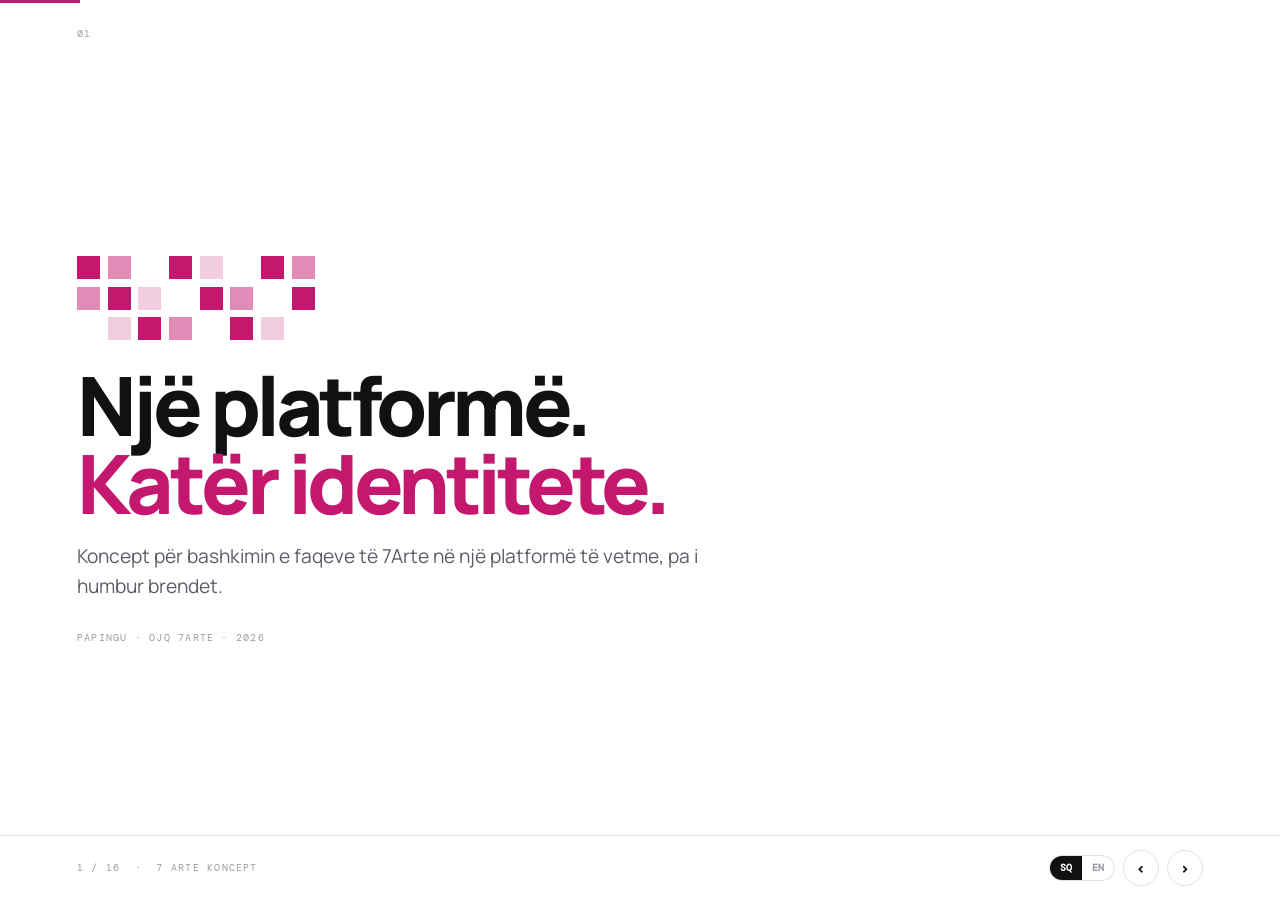
<file: presentation/index.html>
<!DOCTYPE html>
<html lang="sq">
<head>
<meta charset="utf-8">
<meta name="viewport" content="width=device-width, initial-scale=1">
<title>7 Arte — Koncepti i platformës</title>
<link rel="icon" href="../favicon.svg" type="image/svg+xml">
<link rel="preconnect" href="https://fonts.googleapis.com">
<link rel="preconnect" href="https://fonts.gstatic.com" crossorigin>
<link href="https://fonts.googleapis.com/css2?family=DM+Mono:wght@400;500&family=Manrope:wght@300;400;500;600;800&display=swap" rel="stylesheet">
<style>
*{margin:0;padding:0;box-sizing:border-box}
:root{--c:#C4186F;--c2:#FBEAF3;--ink:#111114;--ink2:#5C5C66;--mute:#9A9AA4;--ln:rgba(17,17,20,.12);--soft:#F4F4F6;
--sans:'Manrope',sans-serif;--mono:'DM Mono',monospace;--e:cubic-bezier(.16,1,.3,1)}
body{background:#fff;color:var(--ink);font-family:var(--sans);-webkit-font-smoothing:antialiased;overflow:hidden;height:100vh}
button{font-family:inherit;cursor:pointer}
.deck{height:100vh;position:relative}
.s{position:absolute;inset:0;padding:clamp(28px,6vh,72px) clamp(24px,6vw,110px);display:none;flex-direction:column;justify-content:center;overflow-y:auto}
.s.on{display:flex;animation:in .5s var(--e) both}
@keyframes in{from{opacity:0;transform:translateY(16px)}to{opacity:1;transform:none}}
.num{position:absolute;top:clamp(20px,3vh,34px);left:clamp(24px,6vw,110px);font-family:var(--mono);font-size:10px;letter-spacing:.16em;color:var(--mute)}
.kick{display:flex;align-items:center;gap:12px;font-family:var(--mono);font-size:10.5px;letter-spacing:.14em;text-transform:uppercase;color:var(--mute);margin-bottom:clamp(14px,2.4vh,26px)}
.pix{display:flex;gap:4px}
.pix i{width:9px;height:9px;background:var(--c);display:block}
.pix i:nth-child(2){opacity:.6}.pix i:nth-child(3){opacity:.35}.pix i:nth-child(4){opacity:.15}
h1{font-size:clamp(34px,6.4vw,92px);font-weight:800;line-height:.95;letter-spacing:-.055em}
h1 em{font-style:normal;color:var(--c)}
h2{font-size:clamp(26px,3.9vw,56px);font-weight:800;line-height:1;letter-spacing:-.05em;max-width:22ch}
h2 em{font-style:normal;color:var(--c)}
p.l{font-size:clamp(14.5px,1.5vw,21px);line-height:1.58;color:var(--ink2);max-width:56ch;margin-top:clamp(12px,2vh,22px)}
ul{list-style:none;margin-top:clamp(14px,2.4vh,28px);max-width:70ch}
li{font-size:clamp(14px,1.35vw,18.5px);line-height:1.5;padding:11px 0 11px 30px;border-bottom:1px solid var(--ln);position:relative;color:var(--ink2)}
li::before{content:"";position:absolute;left:0;top:18px;width:9px;height:9px;background:var(--c)}
li b{color:var(--ink);font-weight:700}
.cols{display:grid;gap:clamp(14px,2vw,30px);margin-top:clamp(14px,2.4vh,28px)}
.c2{grid-template-columns:1fr 1fr}.c3{grid-template-columns:repeat(3,1fr)}.c4{grid-template-columns:repeat(4,1fr)}
@media(max-width:800px){.c2,.c3,.c4{grid-template-columns:1fr}}
.bx{border:1px solid var(--ln);border-radius:14px;padding:clamp(16px,2vw,26px)}
.bx h3{font-size:clamp(16px,1.6vw,21px);font-weight:800;letter-spacing:-.03em;margin-bottom:8px}
.bx p{font-size:clamp(12.5px,1.15vw,15px);line-height:1.55;color:var(--ink2)}
.bx .t{font-family:var(--mono);font-size:9px;letter-spacing:.14em;color:var(--c);text-transform:uppercase;margin-bottom:10px}
.bx.fill{background:var(--c2);border-color:transparent}
.big{font-size:clamp(34px,4.4vw,62px);font-weight:800;letter-spacing:-.055em;line-height:1;color:var(--c)}
.big+span{font-family:var(--mono);font-size:9.5px;letter-spacing:.13em;color:var(--mute);text-transform:uppercase;display:block;margin-top:8px}
table{width:100%;border-collapse:collapse;margin-top:clamp(12px,2.2vh,24px);font-size:clamp(12.5px,1.15vw,15.5px)}
th,td{text-align:left;padding:11px 12px 11px 0;border-bottom:1px solid var(--ln);vertical-align:top}
th{font-family:var(--mono);font-size:9.5px;letter-spacing:.13em;text-transform:uppercase;color:var(--mute);font-weight:400}
td b{font-weight:700}
td.hl{color:var(--c);font-weight:700}
.quote{background:var(--c);color:#fff;border-radius:18px;padding:clamp(24px,4vw,58px);position:relative;overflow:hidden}
.quote p{font-size:clamp(20px,2.9vw,42px);font-weight:800;letter-spacing:-.04em;line-height:1.18;max-width:28ch}
.quote span{font-family:var(--mono);font-size:10px;letter-spacing:.14em;opacity:.8;display:block;margin-top:18px;text-transform:uppercase}
.quote .d{position:absolute;right:-10px;bottom:-10px;display:grid;grid-template-columns:repeat(5,20px);grid-auto-rows:20px;gap:6px;opacity:.22}
.quote .d i{background:#fff;display:block}
.sw{display:flex;gap:10px;margin-top:clamp(14px,2.4vh,28px);flex-wrap:wrap}
.sw div{flex:1;min-width:130px;border-radius:12px;padding:clamp(14px,1.8vw,22px);color:#fff}
.sw div b{display:block;font-size:clamp(15px,1.6vw,21px);font-weight:800;letter-spacing:-.03em}
.sw div span{font-family:var(--mono);font-size:9px;letter-spacing:.12em;opacity:.85;display:block;margin-top:6px}
footer{position:absolute;bottom:0;left:0;right:0;display:flex;justify-content:space-between;align-items:center;padding:14px clamp(24px,6vw,110px);border-top:1px solid var(--ln);background:#fff}
.ctrls{display:flex;gap:8px;align-items:center}
.ctrls button{width:36px;height:36px;border-radius:50%;border:1px solid var(--ln);background:none;font-size:15px;font-weight:800;color:var(--ink)}
.ctrls button:hover{background:var(--ink);color:#fff}
.meta{font-family:var(--mono);font-size:9.5px;letter-spacing:.13em;color:var(--mute);text-transform:uppercase}
.lang{display:flex;border:1px solid var(--ln);border-radius:99px;overflow:hidden}
.lang button{background:none;border:0;font-family:var(--mono);font-size:9.5px;padding:6px 10px;color:var(--mute);width:auto;height:auto;border-radius:0}
.lang button.on{background:var(--ink);color:#fff}
#bar{position:absolute;top:0;left:0;height:3px;background:var(--c);width:0;transition:width .35s var(--e);z-index:20}
.pixwall{display:grid;grid-template-columns:repeat(8,clamp(14px,1.8vw,26px));grid-auto-rows:clamp(14px,1.8vw,26px);gap:clamp(4px,.6vw,8px);margin-bottom:clamp(18px,3vh,34px)}
.pixwall i{background:var(--c);display:block}
.pixwall i.a{opacity:.5}.pixwall i.b{opacity:.22}.pixwall i.c{opacity:0}
</style>
</head>
<body>
<div id="bar"></div>
<div class="deck" id="deck">

<!-- 1 -->
<section class="s on">
  <div class="num">01</div>
  <div class="pixwall">
    <i></i><i class="a"></i><i class="c"></i><i></i><i class="b"></i><i class="c"></i><i></i><i class="a"></i>
    <i class="a"></i><i></i><i class="b"></i><i class="c"></i><i></i><i class="a"></i><i class="c"></i><i></i>
    <i class="c"></i><i class="b"></i><i></i><i class="a"></i><i class="c"></i><i></i><i class="b"></i><i class="c"></i>
  </div>
  <h1><span data-sq="Një platformë." data-en="One platform.">Një platformë.</span><br><em data-sq="Katër identitete." data-en="Four identities.">Katër identitete.</em></h1>
  <p class="l" data-sq="Koncept për bashkimin e faqeve të 7Arte në një platformë të vetme, pa i humbur brendet." data-en="A concept for merging 7Arte's websites into a single platform without losing the brands.">Koncept për bashkimin e faqeve të 7Arte në një platformë të vetme, pa i humbur brendet.</p>
  <div class="meta" style="margin-top:clamp(20px,3.4vh,40px)">PAPINGU · OJQ 7ARTE · 2026</div>
</section>

<!-- 2 -->
<section class="s">
  <div class="num">02</div>
  <div class="kick"><span class="pix"><i></i><i></i><i></i><i></i></span><span data-sq="Gjendja" data-en="The situation">Gjendja</span></div>
  <h2><span data-sq="Katër faqe," data-en="Four websites,">Katër faqe,</span> <em data-sq="një organizatë." data-en="one organisation.">një organizatë.</em></h2>
  <table>
    <tr><th data-sq="Faqja" data-en="Site">Faqja</th><th data-sq="Platforma" data-en="Platform">Platforma</th><th data-sq="Gjendja" data-en="State">Gjendja</th></tr>
    <tr><td><b>7-arte.org</b></td><td>Visual Composer</td><td data-sq="Menu të thyera, kalendar bosh, widget Facebook i vdekur" data-en="Broken menu links, empty calendar, dead Facebook widget">Menu të thyera, kalendar bosh, widget Facebook i vdekur</td></tr>
    <tr><td><b>mitrovicagreenfest.com</b></td><td>Qode / Harrisia</td><td data-sq="Më e mira nga të tria, po logot vijnë prej serverit demo të temës" data-en="The healthiest of the three, but logos load from the theme vendor's demo server">Më e mira nga të tria, po logot vijnë prej serverit demo të temës</td></tr>
    <tr><td><b>visittrepca.com</b></td><td>Qode / Wanderland</td><td data-sq="Linqe që dërgojnë te faqja demo e temës, menu të dubluara" data-en="Links that send visitors to the theme demo site, duplicated menus">Linqe që dërgojnë te faqja demo e temës, menu të dubluara</td></tr>
    <tr><td><b>mitro.run</b></td><td data-sq="E ndërtuar tash" data-en="Newly built">E ndërtuar tash</td><td data-sq="Në rregull, mbetet e veçantë" data-en="Fine, stays standalone">Në rregull, mbetet e veçantë</td></tr>
  </table>
  <p class="l" data-sq="Tri tema, tri grupe licencash, tri cikle përditësimi, tri herë puna redaktoriale. Dhe të njëjtat lajme publikohen nga dora në dy ose tri vende." data-en="Three themes, three sets of licences, three update cycles, three times the editorial work. And the same news items published by hand in two or three places.">Tri tema, tri grupe licencash, tri cikle përditësimi, tri herë puna redaktoriale. Dhe të njëjtat lajme publikohen nga dora në dy ose tri vende.</p>
</section>

<!-- 3 -->
<section class="s">
  <div class="num">03</div>
  <div class="kick"><span class="pix"><i></i><i></i><i></i><i></i></span><span data-sq="Tri gjetje" data-en="Three findings">Tri gjetje</span></div>
  <h2><span data-sq="Çka nuk" data-en="What is not">Çka nuk</span> <em data-sq="duket në sipërfaqe." data-en="visible on the surface.">duket në sipërfaqe.</em></h2>
  <div class="cols c3">
    <div class="bx"><div class="t">01</div><h3 data-sq="Logot në server të huaj" data-en="Logos on someone else's server">Logot në server të huaj</h3><p data-sq="Dy nga logot e juaja ngarkohen nga serveri demo i shitësit të temës. Nëse ai server bie, brendi zhduket." data-en="Two of your logos load from the theme vendor's demo server. If that server goes down, the branding disappears.">Dy nga logot e juaja ngarkohen nga serveri demo i shitësit të temës. Nëse ai server bie, brendi zhduket.</p></div>
    <div class="bx"><div class="t">02</div><h3 data-sq="Kalendar bosh" data-en="An empty calendar">Kalendar bosh</h3><p data-sq="Faqja kryesore shfaq publikisht një muaj të tërë me shënimin No Events." data-en="The main site publicly displays a whole month labelled No Events.">Faqja kryesore shfaq publikisht një muaj të tërë me shënimin No Events.</p></div>
    <div class="bx"><div class="t">03</div><h3 data-sq="Linqe që dërgojnë gabim" data-en="Links that send people away">Linqe që dërgojnë gabim</h3><p data-sq="Visit Trepça dërgon vizitorët te faqja demo e një agjencie turistike që nuk ka lidhje me juve." data-en="Visit Trepça sends visitors to the demo site of an unrelated travel agency.">Visit Trepça dërgon vizitorët te faqja demo e një agjencie turistike që nuk ka lidhje me juve.</p></div>
  </div>
  <p class="l" data-sq="Këto nuk janë çështje dizajni. Janë çështje kapaciteti. Dhe ky është argumenti i vërtetë për bashkimin." data-en="These are not design problems. They are capacity problems. And that is the real argument for merging.">Këto nuk janë çështje dizajni. Janë çështje kapaciteti. Dhe ky është argumenti i vërtetë për bashkimin.</p>
</section>

<!-- 4 -->
<section class="s">
  <div class="num">04</div>
  <div class="quote">
    <div class="d"><i></i><i></i><i></i><i></i><i></i><i></i><i></i><i></i><i></i><i></i><i></i><i></i></div>
    <p>“Shumë punë 3 weba me i mbajtë e asnjonin mirë.”</p>
    <span data-sq="OJQ 7Arte" data-en="OJQ 7Arte">OJQ 7Arte</span>
  </div>
  <p class="l" data-sq="Ky është argumenti që e hap buxhetin. Donatorët nuk financojnë ridizajn. Financojnë qëndrueshmëri dhe efiçiencë." data-en="This is the argument that unlocks the budget. Donors do not fund redesigns. They fund sustainability and efficiency.">Ky është argumenti që e hap buxhetin. Donatorët nuk financojnë ridizajn. Financojnë qëndrueshmëri dhe efiçiencë.</p>
</section>

<!-- 5 -->
<section class="s">
  <div class="num">05</div>
  <div class="kick"><span class="pix"><i></i><i></i><i></i><i></i></span><span data-sq="Kursimi" data-en="The saving">Kursimi</span></div>
  <h2><span data-sq="Çka kushton" data-en="What three sites">Çka kushton</span> <em data-sq="mbajtja e tri faqeve." data-en="actually cost.">mbajtja e tri faqeve.</em></h2>
  <table>
    <tr><th data-sq="Zëri" data-en="Line">Zëri</th><th data-sq="Tri faqe" data-en="Three sites">Tri faqe</th><th data-sq="Një platformë" data-en="One platform">Një platformë</th><th data-sq="Kursim vjetor" data-en="Annual saving">Kursim vjetor</th></tr>
    <tr><td data-sq="Orë mirëmbajtjeje" data-en="Maintenance hours">Orë mirëmbajtjeje</td><td>60 – 84 h</td><td>24 – 36 h</td><td class="hl">36 – 48 h</td></tr>
    <tr><td data-sq="Kosto mirëmbajtjeje" data-en="Maintenance cost">Kosto mirëmbajtjeje</td><td>€2.700 – 3.780</td><td>€1.080 – 1.620</td><td class="hl">€1.600 – 2.200</td></tr>
    <tr><td>Hosting</td><td>3 × ~€15/mo</td><td>1 × ~€30/mo</td><td class="hl">€180 – 360</td></tr>
    <tr><td data-sq="Licenca temash dhe plugin-eve" data-en="Theme and plugin licences">Licenca temash dhe plugin-eve</td><td data-sq="3 grupe" data-en="3 sets">3 grupe</td><td data-sq="1 grup" data-en="1 set">1 grup</td><td class="hl">€200 – 300</td></tr>
    <tr><td><b data-sq="Gjithsej" data-en="Total">Gjithsej</b></td><td></td><td></td><td class="hl">€2.000 – 2.900</td></tr>
  </table>
  <p class="l" data-sq="Plus 40 deri 60 orë në vit kohë redaktoriale, sepse i njëjti lajm nuk publikohet më dy ose tri herë." data-en="Plus 40 to 60 hours a year of editorial time, because the same item is no longer published two or three times.">Plus 40 deri 60 orë në vit kohë redaktoriale, sepse i njëjti lajm nuk publikohet më dy ose tri herë.</p>
</section>

<!-- 6 -->
<section class="s">
  <div class="num">06</div>
  <div class="kick"><span class="pix"><i></i><i></i><i></i><i></i></span><span data-sq="Frika" data-en="The worry">Frika</span></div>
  <h2><span data-sq="Si t'i bashkojmë" data-en="How do we merge">Si t'i bashkojmë</span> <em data-sq="pa i humbur brendet?" data-en="without losing the brands?">pa i humbur brendet?</em></h2>
  <div class="cols c2">
    <div class="bx"><div class="t" data-sq="Çka i humb brendet" data-en="What kills a brand">Çka i humb brendet</div><ul style="margin-top:4px">
      <li data-sq="Green Fest bëhet një rresht në menyn Projekte" data-en="Green Fest becomes one line in the Projects menu">Green Fest bëhet një rresht në menyn Projekte</li>
      <li data-sq="E njëjta shabllon dhe e njëjta ngjyrë për krejt" data-en="The same template and colour for everything">E njëjta shabllon dhe e njëjta ngjyrë për krejt</li>
      <li data-sq="Logoja e 7Arte dominon në çdo faqe" data-en="The 7Arte logo dominates every page">Logoja e 7Arte dominon në çdo faqe</li>
      <li data-sq="Një newsletter dhe një Instagram për krejt" data-en="One newsletter and one Instagram for everything">Një newsletter dhe një Instagram për krejt</li>
    </ul></div>
    <div class="bx fill"><div class="t" data-sq="Çka nuk i humb" data-en="What does not">Çka nuk i humb</div><ul style="margin-top:4px">
      <li data-sq="Adresa 7-arte.org/green-fest/" data-en="Living at 7-arte.org/green-fest/">Adresa 7-arte.org/green-fest/</li>
      <li data-sq="Një bazë e vetme e të dhënave poshtë" data-en="One shared database underneath">Një bazë e vetme e të dhënave poshtë</li>
      <li data-sq="Një sistem i vetëm publikimi" data-en="One publishing system">Një sistem i vetëm publikimi</li>
      <li data-sq="Një rresht i vogël Projekt i 7Arte në footer" data-en="A small 'A 7Arte project' line in the footer">Një rresht i vogël Projekt i 7Arte në footer</li>
    </ul></div>
  </div>
  <p class="l" data-sq="Brendi nuk humbet prej adresës. Humbet prej dizajnit." data-en="A brand is not lost because of its URL. It is lost because of its design.">Brendi nuk humbet prej adresës. Humbet prej dizajnit.</p>
</section>

<!-- 7 -->
<section class="s">
  <div class="num">07</div>
  <div class="kick"><span class="pix"><i></i><i></i><i></i><i></i></span><span data-sq="Zgjidhja" data-en="The answer">Zgjidhja</span></div>
  <h2><span data-sq="Një platformë," data-en="One platform,">Një platformë,</span> <em data-sq="katër mikro-faqe." data-en="four microsites.">katër mikro-faqe.</em></h2>
  <p class="l" data-sq="Kur hyn në një projekt, ndryshon krejt faqja. Sfondi, ngjyrat, shkronjat, edhe header-i. Shfaqet një navigim i dytë vetëm për ato seksione, me thirrjen e vet." data-en="When you enter a project the whole page changes. Background, colours, typography, even the header. A second navigation appears for that project's own sections, with its own call to action.">Kur hyn në një projekt, ndryshon krejt faqja. Sfondi, ngjyrat, shkronjat, edhe header-i. Shfaqet një navigim i dytë vetëm për ato seksione, me thirrjen e vet.</p>
  <div class="sw">
    <div style="background:#0C1410"><b>Green Fest</b><span data-sq="Gjelbër i thellë · shkronja të shtypura" data-en="Deep green · condensed caps">Gjelbër i thellë · shkronja të shtypura</span></div>
    <div style="background:#6A45B8"><b>Visit Trepça</b><span data-sq="Letër guri · serif · arkivore" data-en="Stone paper · serif · archival">Letër guri · serif · arkivore</span></div>
    <div style="background:#0A0B0A"><b>MitroRun</b><span data-sq="Zi dhe portokalli · numra të mëdhenj" data-en="Black and orange · big numerals">Zi dhe portokalli · numra të mëdhenj</span></div>
    <div style="background:#1560C4"><b>Academy</b><span data-sq="Bardhë dhe blu · funksionale" data-en="White and blue · functional">Bardhë dhe blu · funksionale</span></div>
  </div>
  <p class="l" data-sq="Secila mban lajmet e vet, galerinë e vet, sponsorët e vet, formularët e vet dhe domainin e vet, që vazhdon të punojë përmes ridrejtimit." data-en="Each keeps its own news, its own gallery, its own sponsors, its own forms and its own domain, which keeps working through the redirect.">Secila mban lajmet e vet, galerinë e vet, sponsorët e vet, formularët e vet dhe domainin e vet, që vazhdon të punojë përmes ridrejtimit.</p>
</section>

<!-- 8 -->
<section class="s">
  <div class="num">08</div>
  <div class="kick"><span class="pix"><i></i><i></i><i></i><i></i></span><span data-sq="Struktura" data-en="The structure">Struktura</span></div>
  <h2><span data-sq="Dy akse," data-en="Two axes,">Dy akse,</span> <em data-sq="një depo përmbajtjeje." data-en="one content pool.">një depo përmbajtjeje.</em></h2>
  <div class="cols c2">
    <div class="bx"><div class="t" data-sq="Aksi A · Programet" data-en="Axis A · Programmes">Aksi A · Programet</div><h3>TREPÇART · GREEN · INNOVATION</h3><p data-sq="Për donatorë, bord dhe raportim. Ristrukturohet me çdo cikël strategjik." data-en="For donors, board and reporting. Restructured with each strategy cycle.">Për donatorë, bord dhe raportim. Ristrukturohet me çdo cikël strategjik.</p></div>
    <div class="bx"><div class="t" data-sq="Aksi B · Projektet" data-en="Axis B · Projects">Aksi B · Projektet</div><h3>Green Fest · Visit Trepça · MitroRun · Academy</h3><p data-sq="Për publikun. Mban logon, paletën, shkronjat, domainin dhe mbështetësit." data-en="For the public. Carries the logo, palette, typeface, domain and supporters.">Për publikun. Mban logon, paletën, shkronjat, domainin dhe mbështetësit.</p></div>
  </div>
  <ul>
    <li data-sq="Një thirrje për vullnetarë etiketohet <b>green</b> dhe <b>green-fest</b>. Shfaqet automatikisht në të dyja faqet." data-en="A volunteer call is tagged <b>green</b> and <b>green-fest</b>. It appears on both pages automatically.">Një thirrje për vullnetarë etiketohet <b>green</b> dhe <b>green-fest</b>. Shfaqet automatikisht në të dyja faqet.</li>
    <li data-sq="Shkruhet një herë, përkthehet një herë, publikohet një herë." data-en="Written once, translated once, published once.">Shkruhet një herë, përkthehet një herë, publikohet një herë.</li>
    <li data-sq="Kur strategjia ndryshon dhe programet rivizatohen, projektet nuk lëvizin dhe nuk e humbin publikun." data-en="When the strategy changes and the programmes are redrawn, the projects do not move and do not lose their audience.">Kur strategjia ndryshon dhe programet rivizatohen, projektet nuk lëvizin dhe nuk e humbin publikun.</li>
  </ul>
</section>

<!-- 9 -->
<section class="s">
  <div class="num">09</div>
  <div class="kick"><span class="pix"><i></i><i></i><i></i><i></i></span><span data-sq="Adresat" data-en="URLs">Adresat</span></div>
  <h2><span data-sq="Asnjë link" data-en="Nothing printed">Asnjë link</span> <em data-sq="i shtypur nuk vdes." data-en="goes dead.">i shtypur nuk vdes.</em></h2>
  <table>
    <tr><th data-sq="Prej" data-en="From">Prej</th><th data-sq="Në" data-en="To">Në</th><th data-sq="Lloji" data-en="Type">Lloji</th></tr>
    <tr><td><b>mitrovicagreenfest.com/*</b></td><td>7-arte.org/green-fest/*</td><td class="hl">301</td></tr>
    <tr><td><b>visittrepca.com/*</b></td><td>7-arte.org/visit-trepca/*</td><td class="hl">301</td></tr>
    <tr><td><b>visittrepca.com/shop/*</b></td><td>7-arte.org/visit-trepca/shop/*</td><td class="hl">301</td></tr>
    <tr><td><b>mitro.run</b></td><td data-sq="Mbetet i veçantë, i ndërlidhur" data-en="Stays standalone, cross-linked">Mbetet i veçantë, i ndërlidhur</td><td data-sq="Pa ndryshim" data-en="No change">Pa ndryshim</td></tr>
  </table>
  <ul>
    <li data-sq="Domainet <b>mbesin të regjistruar përgjithmonë</b>. Gjashtëmbëdhjetë edicione posterash dhe prezantimesh për sponsorë vazhdojnë të punojnë." data-en="The domains <b>stay registered indefinitely</b>. Sixteen editions of posters and sponsor decks keep working.">Domainet <b>mbesin të regjistruar përgjithmonë</b>. Gjashtëmbëdhjetë edicione posterash dhe prezantimesh për sponsorë vazhdojnë të punojnë.</li>
    <li data-sq="Rreth <b>300 deri 500 URL</b> hartohen një nga një, jo me një ridrejtim të përgjithshëm te faqja kryesore." data-en="Roughly <b>300 to 500 URLs</b> mapped one by one, not with a blanket redirect to the homepage.">Rreth <b>300 deri 500 URL</b> hartohen një nga një, jo me një ridrejtim të përgjithshëm te faqja kryesore.</li>
  </ul>
</section>

<!-- 10 -->
<section class="s">
  <div class="num">10</div>
  <div class="kick"><span class="pix"><i></i><i></i><i></i><i></i></span><span data-sq="Dizajni" data-en="The design">Dizajni</span></div>
  <h2><span data-sq="Identiteti juaj," data-en="Your identity,">Identiteti juaj,</span> <em data-sq="i përdorur si duhet." data-en="properly used.">i përdorur si duhet.</em></h2>
  <div class="cols c3">
    <div class="bx"><div class="t" data-sq="Ngjyra" data-en="Colour">Ngjyra</div><h3 style="color:#C4186F">#C4186F</h3><p data-sq="Magenta e 7Arte si ngjyra e vetme e theksit. Bardhë, zi, magenta. Tri ngjyra, asgjë më." data-en="7Arte magenta as the single accent. White, near-black, magenta. Three colours, nothing more.">Magenta e 7Arte si ngjyra e vetme e theksit. Bardhë, zi, magenta. Tri ngjyra, asgjë më.</p></div>
    <div class="bx"><div class="t" data-sq="Rrjeti i pikselave" data-en="The pixel grid">Rrjeti i pikselave</div><h3 data-sq="Prej logos" data-en="From the logo">Prej logos</h3><p data-sq="Fjala arte në logon tuaj është e bërë prej kuadratëve. Ai rrjet bëhet motivi kryesor i faqes." data-en="The word arte in your logo is made of squares. That grid becomes the site's signature motif.">Fjala arte në logon tuaj është e bërë prej kuadratëve. Ai rrjet bëhet motivi kryesor i faqes.</p></div>
    <div class="bx"><div class="t" data-sq="Fotografia" data-en="Photography">Fotografia</div><h3 data-sq="Bardhë e zi" data-en="Black and white">Bardhë e zi</h3><p data-sq="Ashtu si tash. Çdo fotografi shpërbëhet prej një mozaiku pikselash, si logoja që bëhet fotografi." data-en="Exactly as now. Every photo dissolves out of a pixel mosaic, like the logo resolving into a photograph.">Ashtu si tash. Çdo fotografi shpërbëhet prej një mozaiku pikselash, si logoja që bëhet fotografi.</p></div>
  </div>
  <p class="l" data-sq="Nuk është dizajn i ri. Është identiteti që e keni, i zbatuar në mënyrë konsistente." data-en="It is not a new identity. It is the one you already have, applied consistently.">Nuk është dizajn i ri. Është identiteti që e keni, i zbatuar në mënyrë konsistente.</p>
</section>

<!-- 11 -->
<section class="s">
  <div class="num">11</div>
  <div class="kick"><span class="pix"><i></i><i></i><i></i><i></i></span><span data-sq="Koncepti" data-en="The concept">Koncepti</span></div>
  <h2><span data-sq="25 faqe," data-en="25 pages,">25 faqe,</span> <em data-sq="dy gjuhë." data-en="two languages.">dy gjuhë.</em></h2>
  <div class="cols c4">
    <div class="bx"><div class="big">25</div><span data-sq="Faqe të klikueshme" data-en="Clickable pages">Faqe të klikueshme</span></div>
    <div class="bx"><div class="big">4</div><span data-sq="Mikro-faqe projektesh" data-en="Project microsites">Mikro-faqe projektesh</span></div>
    <div class="bx"><div class="big">2</div><span data-sq="Gjuhë, shqip dhe anglisht" data-en="Languages, Albanian and English">Gjuhë, shqip dhe anglisht</span></div>
    <div class="bx"><div class="big">0</div><span data-sq="Plugin-e sliders" data-en="Slider plugins">Plugin-e sliders</span></div>
  </div>
  <ul>
    <li data-sq="Menyja e plotë, ashtu si e keni: Rreth nesh, Lajme, Projekte, Academy, Publikime, Shërbime" data-en="The full menu, exactly as you have it: About, News, Projects, Academy, Publications, Services">Menyja e plotë, ashtu si e keni: Rreth nesh, Lajme, Projekte, Academy, Publikime, Shërbime</li>
    <li data-sq="Kërkim në faqe, galeri me lightbox, filtrim lajmesh, formularë rezervimi dhe aplikimi" data-en="Site search, lightbox galleries, news filtering, booking and application forms">Kërkim në faqe, galeri me lightbox, filtrim lajmesh, formularë rezervimi dhe aplikimi</li>
    <li data-sq="Përmbajtja është marrë prej faqeve tuaja aktuale. Pjesa e trilluar është e listuar veçmas." data-en="The content is taken from your current sites. Everything invented is listed separately.">Përmbajtja është marrë prej faqeve tuaja aktuale. Pjesa e trilluar është e listuar veçmas.</li>
  </ul>
</section>

<!-- 12 -->
<section class="s">
  <div class="num">12</div>
  <div class="kick"><span class="pix"><i></i><i></i><i></i><i></i></span><span data-sq="Realizimi" data-en="Delivery">Realizimi</span></div>
  <h2><span data-sq="Pesë faza," data-en="Five phases,">Pesë faza,</span> <em data-sq="pesë linja financimi." data-en="five funding lines.">pesë linja financimi.</em></h2>
  <table>
    <tr><th data-sq="Faza" data-en="Phase">Faza</th><th data-sq="Përmbajtja" data-en="Scope">Përmbajtja</th><th data-sq="Ditë" data-en="Days">Ditë</th></tr>
    <tr><td><b>0</b></td><td data-sq="Auditim përmbajtjeje, inventar URL-sh, taksonomia, matrica e përkthimeve" data-en="Content audit, URL inventory, taxonomy, translation matrix">Auditim përmbajtjeje, inventar URL-sh, taksonomia, matrica e përkthimeve</td><td>4</td></tr>
    <tr><td><b>1</b></td><td data-sq="Sistemi i dizajnit, plugin-i i modelit, faqet e 7Arte, lajmet, publikimet, stafi" data-en="Design system, model plugin, 7Arte pages, news, publications, team">Sistemi i dizajnit, plugin-i i modelit, faqet e 7Arte, lajmet, publikimet, stafi</td><td>12</td></tr>
    <tr><td><b>2</b></td><td data-sq="Mikro-faqja Green Fest, edicionet, line-up, programi, sponsorët, vullnetarët" data-en="Green Fest microsite, editions, line-up, programme, sponsors, volunteers">Mikro-faqja Green Fest, edicionet, line-up, programi, sponsorët, vullnetarët</td><td>7</td></tr>
    <tr><td><b>3</b></td><td data-sq="Mikro-faqja Visit Trepça, turat me rezervim, Kujtesa, dyqani WooCommerce" data-en="Visit Trepça microsite, tours with booking, Kujtesa, WooCommerce shop">Mikro-faqja Visit Trepça, turat me rezervim, Kujtesa, dyqani WooCommerce</td><td>9</td></tr>
    <tr><td><b>4</b></td><td data-sq="Academy dhe MitroRun, formularët, aplikimet" data-en="Academy and MitroRun, forms, applications">Academy dhe MitroRun, formularët, aplikimet</td><td>5</td></tr>
    <tr><td><b>5</b></td><td data-sq="Migrimi, ridrejtimet, WPML, QA, performanca, lansimi" data-en="Migration, redirects, WPML, QA, performance, launch">Migrimi, ridrejtimet, WPML, QA, performanca, lansimi</td><td>8</td></tr>
    <tr><td><b data-sq="Gjithsej" data-en="Total">Gjithsej</b></td><td></td><td class="hl">45</td></tr>
  </table>
  <p class="l" data-sq="Fazat janë të ndara qëllimisht, që secila të mund t'i faturohet një projekti tjetër. Faza 0 plus 1 e nxjerr një faqe funksionale, me projektet e tjera si seksione të përkohshme." data-en="The phases are deliberately split so each can be billed to a different project. Phase 0 plus 1 alone ships a working site, with the other projects as holding sections.">Fazat janë të ndara qëllimisht, që secila të mund t'i faturohet një projekti tjetër. Faza 0 plus 1 e nxjerr një faqe funksionale, me projektet e tjera si seksione të përkohshme.</p>
</section>

<!-- 13 -->
<section class="s">
  <div class="num">13</div>
  <div class="kick"><span class="pix"><i></i><i></i><i></i><i></i></span><span data-sq="Koha" data-en="Timing">Koha</span></div>
  <h2><span data-sq="Dritarja është" data-en="The window is">Dritarja është</span> <em data-sq="oktobër deri shkurt." data-en="October to February.">oktobër deri shkurt.</em></h2>
  <ul>
    <li data-sq="Bashkimi i domaineve normalisht kushton <b>15 deri 30 për qind</b> të trafikut organik për dy deri katër muaj, para se të kthehet." data-en="A domain consolidation typically costs <b>15 to 30 percent</b> of organic traffic for two to four months before recovering.">Bashkimi i domaineve normalisht kushton <b>15 deri 30 për qind</b> të trafikut organik për dy deri katër muaj, para se të kthehet.</li>
    <li data-sq="Ajo ulje <b>nuk duhet të bjerë</b> mbi sezonin e biletave, vullnetarëve dhe sponsorëve të Green Fest." data-en="That dip <b>must not land</b> on Green Fest ticket, volunteer and sponsor season.">Ajo ulje <b>nuk duhet të bjerë</b> mbi sezonin e biletave, vullnetarëve dhe sponsorëve të Green Fest.</li>
    <li data-sq="Green Fest 16 u mbyll më 3 shtator. Edicioni i ardhshëm nis ndërtimin e trafikut prej majit." data-en="Green Fest 16 closed on 3 September. The next edition starts building traffic from May.">Green Fest 16 u mbyll më 3 shtator. Edicioni i ardhshëm nis ndërtimin e trafikut prej majit.</li>
    <li data-sq="Nëse 2027 sjell TEH Camp Meeting dhe ngjarje ndërkombëtare, faqja duhet të jetë live deri në tremujorin e parë të 2027." data-en="If 2027 brings the TEH Camp Meeting and international events, the site must be live by Q1 2027.">Nëse 2027 sjell TEH Camp Meeting dhe ngjarje ndërkombëtare, faqja duhet të jetë live deri në tremujorin e parë të 2027.</li>
  </ul>
</section>

<!-- 14 -->
<section class="s">
  <div class="num">14</div>
  <div class="kick"><span class="pix"><i></i><i></i><i></i><i></i></span><span data-sq="E vërteta e pakëndshme" data-en="The uncomfortable part">E vërteta e pakëndshme</span></div>
  <h2><span data-sq="Një faqe" data-en="One website">Një faqe</span> <em data-sq="nuk mirëmbahet vetë." data-en="does not maintain itself.">nuk mirëmbahet vetë.</em></h2>
  <p class="l" data-sq="7-arte.org është një faqe e vetme dhe ka menu të thyera, kalendar bosh dhe një widget të vdekur. Numri i instalimeve nuk ishte kurrë i vetmi problem." data-en="7-arte.org is a single site and it has broken menus, an empty calendar and a dead widget. The number of installs was never the only problem.">7-arte.org është një faqe e vetme dhe ka menu të thyera, kalendar bosh dhe një widget të vdekur. Numri i instalimeve nuk ishte kurrë i vetmi problem.</p>
  <div class="cols c2">
    <div class="bx fill"><div class="t">01</div><h3 data-sq="Një redaktor për çdo projekt" data-en="A named editor per project">Një redaktor për çdo projekt</h3><p data-sq="Me emër, jo ekipi. Plus gjysmë dite trajnim, e llogaritur në buxhet." data-en="By name, not 'the team'. Plus half a day of training, budgeted.">Me emër, jo ekipi. Plus gjysmë dite trajnim, e llogaritur në buxhet.</p></div>
    <div class="bx fill"><div class="t">02</div><h3 data-sq="Kontratë mirëmbajtjeje" data-en="A maintenance retainer">Kontratë mirëmbajtjeje</h3><p data-sq="€150 deri 250 në muaj: përditësime, backup, monitorim, siguri, ndryshime të vogla dhe raport tremujor." data-en="€150 to 250 per month: updates, backups, monitoring, security, small changes and a quarterly report.">€150 deri 250 në muaj: përditësime, backup, monitorim, siguri, ndryshime të vogla dhe raport tremujor.</p></div>
  </div>
</section>

<!-- 15 -->
<section class="s">
  <div class="num">15</div>
  <div class="kick"><span class="pix"><i></i><i></i><i></i><i></i></span><span data-sq="Hapat e radhës" data-en="Next steps">Hapat e radhës</span></div>
  <h2><em data-sq="Çka duhet prej juve." data-en="What we need from you.">Çka duhet prej juve.</em></h2>
  <ul>
    <li data-sq="Fajllat e logove dhe <b>kodet e sakta të ngjyrave</b> për 7 Arte, Green Fest dhe Visit Trepça" data-en="Logo files and the <b>exact colour codes</b> for 7 Arte, Green Fest and Visit Trepça">Fajllat e logove dhe <b>kodet e sakta të ngjyrave</b> për 7 Arte, Green Fest dhe Visit Trepça</li>
    <li data-sq="<b>Kohëzgjatjet dhe çmimet</b> e turave INside, OUTside dhe Purple Tour" data-en="<b>Durations and prices</b> for the INside, OUTside and Purple tours"><b>Kohëzgjatjet dhe çmimet</b> e turave INside, OUTside dhe Purple Tour</li>
    <li data-sq="A shet vërtet dyqani i Visit Trepça? Kjo vendos a i vlen WooCommerce 9 ditë pune." data-en="Does the Visit Trepça shop actually sell? That decides whether WooCommerce is worth 9 days.">A shet vërtet dyqani i Visit Trepça? Kjo vendos a i vlen WooCommerce 9 ditë pune.</li>
    <li data-sq="Milestone-at e vërtetë të historisë, prej 2006 deri 2022" data-en="The real history milestones, from 2006 to 2022">Milestone-at e vërtetë të historisë, prej 2006 deri 2022</li>
    <li data-sq="<b>Cilat grante janë aktive</b> në tremujorin e katërt, dhe a mund të faturohen fazat veçmas" data-en="<b>Which grants are live</b> in Q4, and whether the phases can be billed separately"><b>Cilat grante janë aktive</b> në tremujorin e katërt, dhe a mund të faturohen fazat veçmas</li>
    <li data-sq="<b>Kush e redakton</b> secilin projekt pas lansimit, me emër" data-en="<b>Who edits</b> each project after launch, by name"><b>Kush e redakton</b> secilin projekt pas lansimit, me emër</li>
  </ul>
</section>

<!-- 16 -->
<section class="s">
  <div class="num">16</div>
  <h1 style="max-width:20ch"><span data-sq="Një platformë." data-en="One platform.">Një platformë.</span> <em data-sq="Katër identitete." data-en="Four identities.">Katër identitete.</em></h1>
  <p class="l" data-sq="Programet janë si organizohemi. Projektet janë ajo për çka na njohin. Faqja duhet t'i mbajë të dyja." data-en="Programmes are how you organise. Projects are what people know you by. The website has to hold both.">Programet janë si organizohemi. Projektet janë ajo për çka na njohin. Faqja duhet t'i mbajë të dyja.</p>
  <div class="meta" style="margin-top:clamp(20px,3.4vh,40px)">PAPINGU · info@papingu.com · granit@papingu.com</div>
</section>

</div>

<footer>
  <div class="meta"><span id="cur">1</span> / <span id="tot">16</span> &nbsp;·&nbsp; 7 ARTE <span data-sq="KONCEPT" data-en="CONCEPT">KONCEPT</span></div>
  <div class="ctrls">
    <div class="lang"><button id="bSQ" class="on">SQ</button><button id="bEN">EN</button></div>
    <button id="prev" aria-label="Prev">‹</button>
    <button id="next" aria-label="Next">›</button>
  </div>
</footer>

<script>
(function(){
  var ss=[].slice.call(document.querySelectorAll('.s')),i=0;
  document.getElementById('tot').textContent=ss.length;
  var bar=document.getElementById('bar');
  function go(n){
    i=Math.max(0,Math.min(ss.length-1,n));
    ss.forEach(function(s,k){s.classList.toggle('on',k===i)});
    document.getElementById('cur').textContent=i+1;
    bar.style.width=((i+1)/ss.length*100)+'%';
    location.hash='#'+(i+1);
  }
  document.getElementById('next').onclick=function(){go(i+1)};
  document.getElementById('prev').onclick=function(){go(i-1)};
  document.addEventListener('keydown',function(e){
    if(['ArrowRight','ArrowDown',' ','PageDown'].indexOf(e.key)>-1){e.preventDefault();go(i+1)}
    if(['ArrowLeft','ArrowUp','PageUp'].indexOf(e.key)>-1){e.preventDefault();go(i-1)}
    if(e.key==='Home')go(0); if(e.key==='End')go(ss.length-1);
  });
  document.addEventListener('click',function(e){
    if(e.target.closest('footer')||e.target.closest('a'))return;
    if(e.clientX>window.innerWidth*0.6)go(i+1);
    else if(e.clientX<window.innerWidth*0.4)go(i-1);
  });
  var x0=null;
  document.addEventListener('touchstart',function(e){x0=e.touches[0].clientX},{passive:true});
  document.addEventListener('touchend',function(e){
    if(x0===null)return; var dx=e.changedTouches[0].clientX-x0;
    if(Math.abs(dx)>60)go(dx<0?i+1:i-1); x0=null;
  },{passive:true});
  function setLang(l){
    document.documentElement.lang=l;
    document.querySelectorAll('[data-'+l+']').forEach(function(el){
      var v=el.getAttribute('data-'+l); if(v!==null)el.innerHTML=v;
    });
    document.getElementById('bSQ').classList.toggle('on',l==='sq');
    document.getElementById('bEN').classList.toggle('on',l==='en');
  }
  document.getElementById('bSQ').onclick=function(e){e.stopPropagation();setLang('sq')};
  document.getElementById('bEN').onclick=function(e){e.stopPropagation();setLang('en')};
  var h=parseInt((location.hash||'#1').slice(1),10);
  go(isNaN(h)?0:h-1);
})();
</script>
</body>
</html>
</file>
